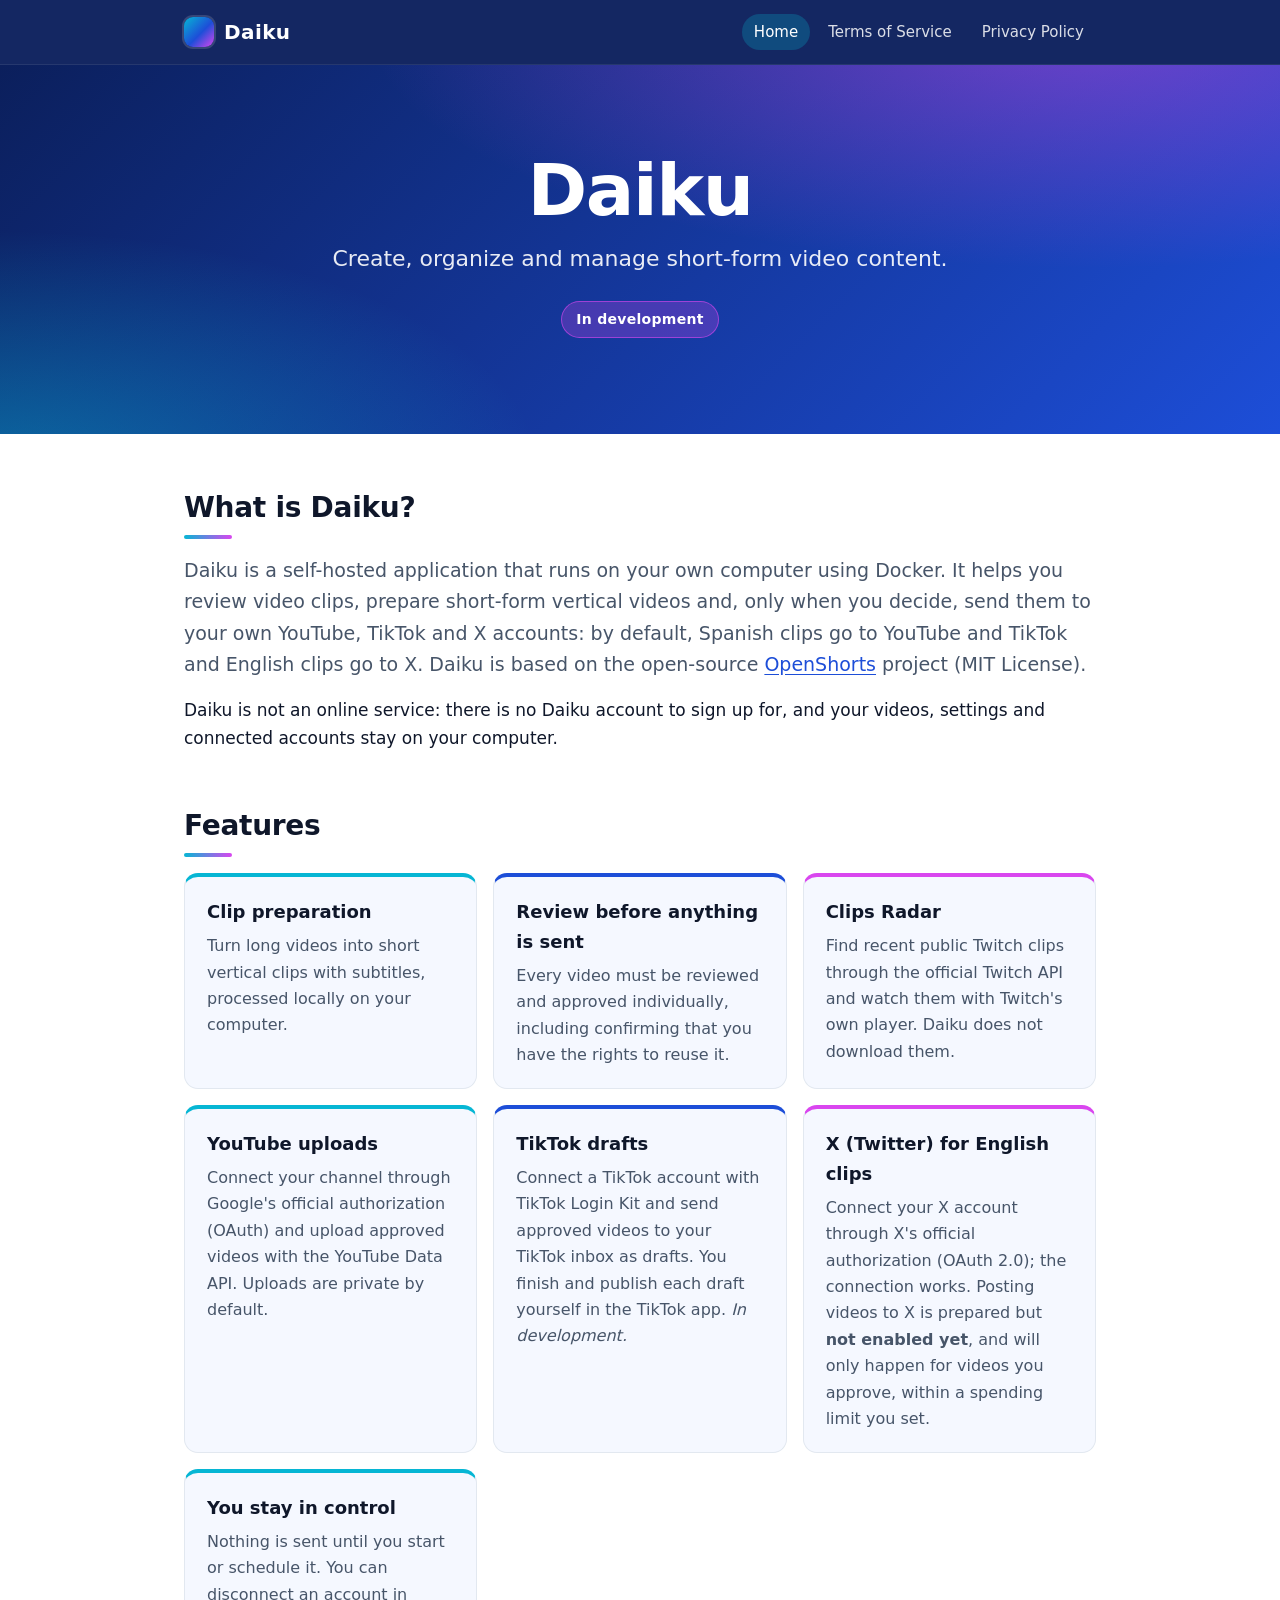
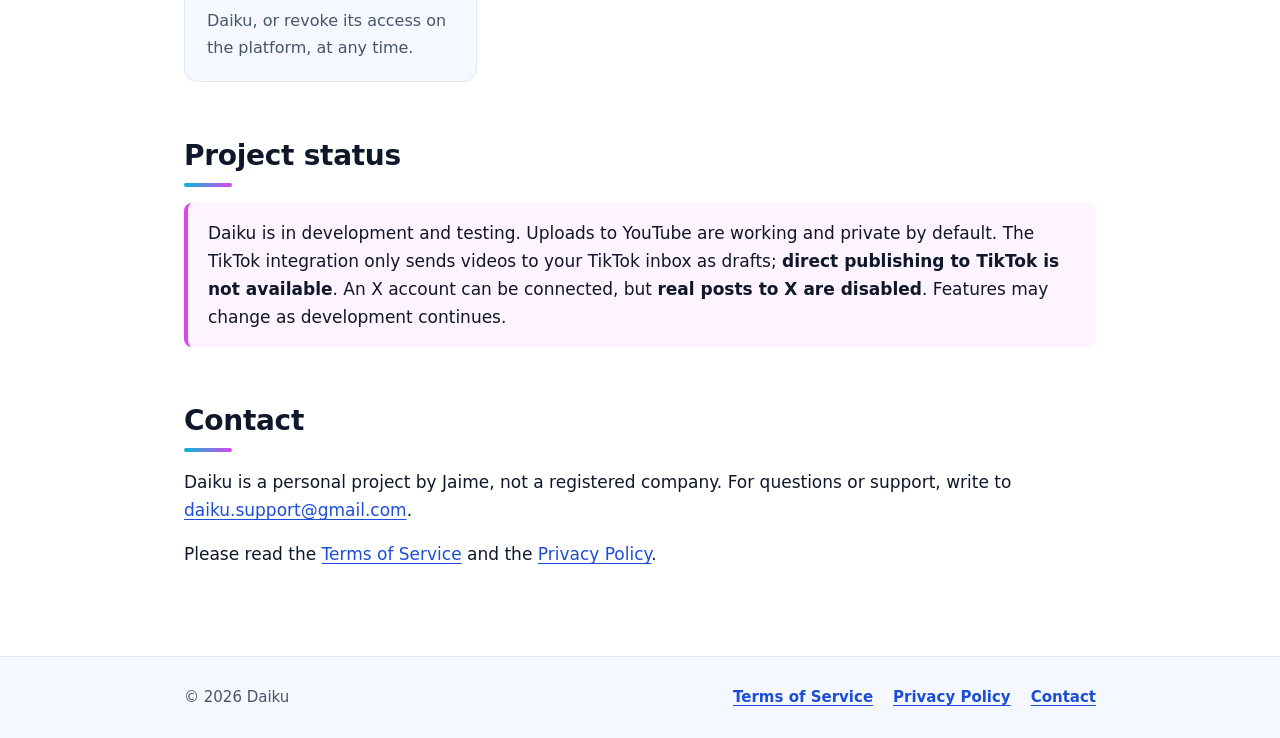
<file: index.html>
<!DOCTYPE html>
<html lang="en">
<head>
  <meta charset="utf-8">
  <meta name="viewport" content="width=device-width, initial-scale=1">
  <title>Daiku – Create, organize and manage short-form video content</title>
  <meta name="description" content="Daiku is a self-hosted application that runs on your own computer to review video clips, prepare short-form videos and send them to YouTube, TikTok and X only when you decide.">
  <link rel="icon" href="data:,">
  <link rel="stylesheet" href="assets/style.css">
</head>
<body>
  <header class="site-header">
    <div class="wrap">
      <a class="brand" href="./"><span class="brand-mark" aria-hidden="true"></span>Daiku</a>
      <nav class="nav" aria-label="Main">
        <a href="./" aria-current="page">Home</a>
        <a href="terms/">Terms of Service</a>
        <a href="privacy/">Privacy Policy</a>
      </nav>
    </div>
  </header>

  <section class="hero">
    <div class="wrap">
      <h1>Daiku</h1>
      <p>Create, organize and manage short-form video content.</p>
      <span class="badge">In development</span>
    </div>
  </section>

  <main>
    <div class="wrap">
      <section class="section">
        <h2>What is Daiku?</h2>
        <p class="lead">Daiku is a self-hosted application that runs on your own computer using Docker. It helps you review video clips, prepare short-form vertical videos and, only when you decide, send them to your own YouTube, TikTok and X accounts: by default, Spanish clips go to YouTube and TikTok and English clips go to X. Daiku is based on the open-source <a href="https://github.com/mutonby/openshorts">OpenShorts</a> project (MIT License).</p>
        <p>Daiku is not an online service: there is no Daiku account to sign up for, and your videos, settings and connected accounts stay on your computer.</p>
      </section>

      <section class="section">
        <h2>Features</h2>
        <div class="grid">
          <div class="card"><h3>Clip preparation</h3><p>Turn long videos into short vertical clips with subtitles, processed locally on your computer.</p></div>
          <div class="card"><h3>Review before anything is sent</h3><p>Every video must be reviewed and approved individually, including confirming that you have the rights to reuse it.</p></div>
          <div class="card"><h3>Clips Radar</h3><p>Find recent public Twitch clips through the official Twitch API and watch them with Twitch's own player. Daiku does not download them.</p></div>
          <div class="card"><h3>YouTube uploads</h3><p>Connect your channel through Google's official authorization (OAuth) and upload approved videos with the YouTube Data API. Uploads are private by default.</p></div>
          <div class="card"><h3>TikTok drafts</h3><p>Connect a TikTok account with TikTok Login Kit and send approved videos to your TikTok inbox as drafts. You finish and publish each draft yourself in the TikTok app. <em>In development.</em></p></div>
          <div class="card"><h3>X (Twitter) for English clips</h3><p>Connect your X account through X's official authorization (OAuth 2.0); the connection works. Posting videos to X is prepared but <strong>not enabled yet</strong>, and will only happen for videos you approve, within a spending limit you set.</p></div>
          <div class="card"><h3>You stay in control</h3><p>Nothing is sent until you start or schedule it. You can disconnect an account in Daiku, or revoke its access on the platform, at any time.</p></div>
        </div>
      </section>

      <section class="section">
        <h2>Project status</h2>
        <div class="notice">Daiku is in development and testing. Uploads to YouTube are working and private by default. The TikTok integration only sends videos to your TikTok inbox as drafts; <strong>direct publishing to TikTok is not available</strong>. An X account can be connected, but <strong>real posts to X are disabled</strong>. Features may change as development continues.</div>
      </section>

      <section class="section">
        <h2>Contact</h2>
        <p>Daiku is a personal project by Jaime, not a registered company. For questions or support, write to <a href="mailto:daiku.support@gmail.com">daiku.support@gmail.com</a>.</p>
        <p>Please read the <a href="terms/">Terms of Service</a> and the <a href="privacy/">Privacy Policy</a>.</p>
      </section>
    </div>
  </main>

  <footer class="site-footer">
    <div class="wrap">
      <span>© 2026 Daiku</span>
      <nav class="footer-links" aria-label="Legal">
        <a href="terms/">Terms of Service</a>
        <a href="privacy/">Privacy Policy</a>
        <a href="mailto:daiku.support@gmail.com">Contact</a>
      </nav>
    </div>
  </footer>
</body>
</html>
</file>
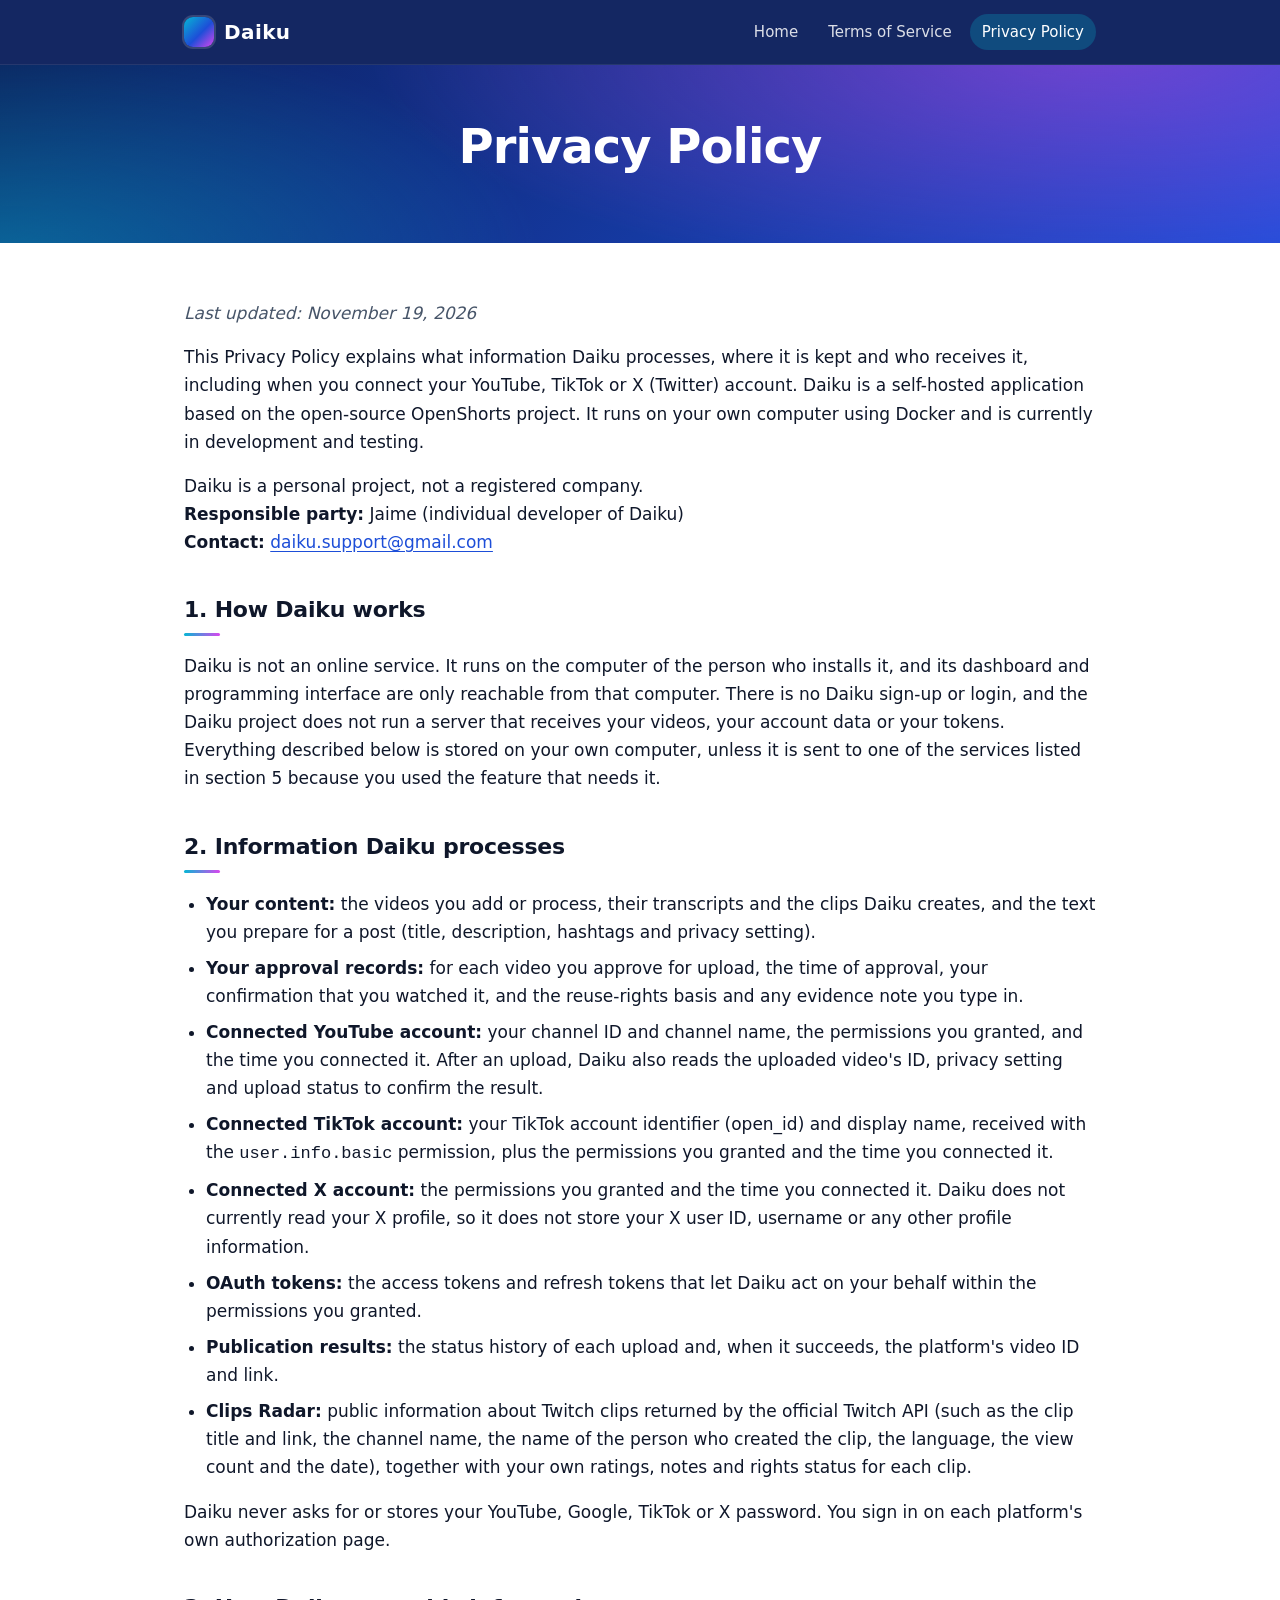
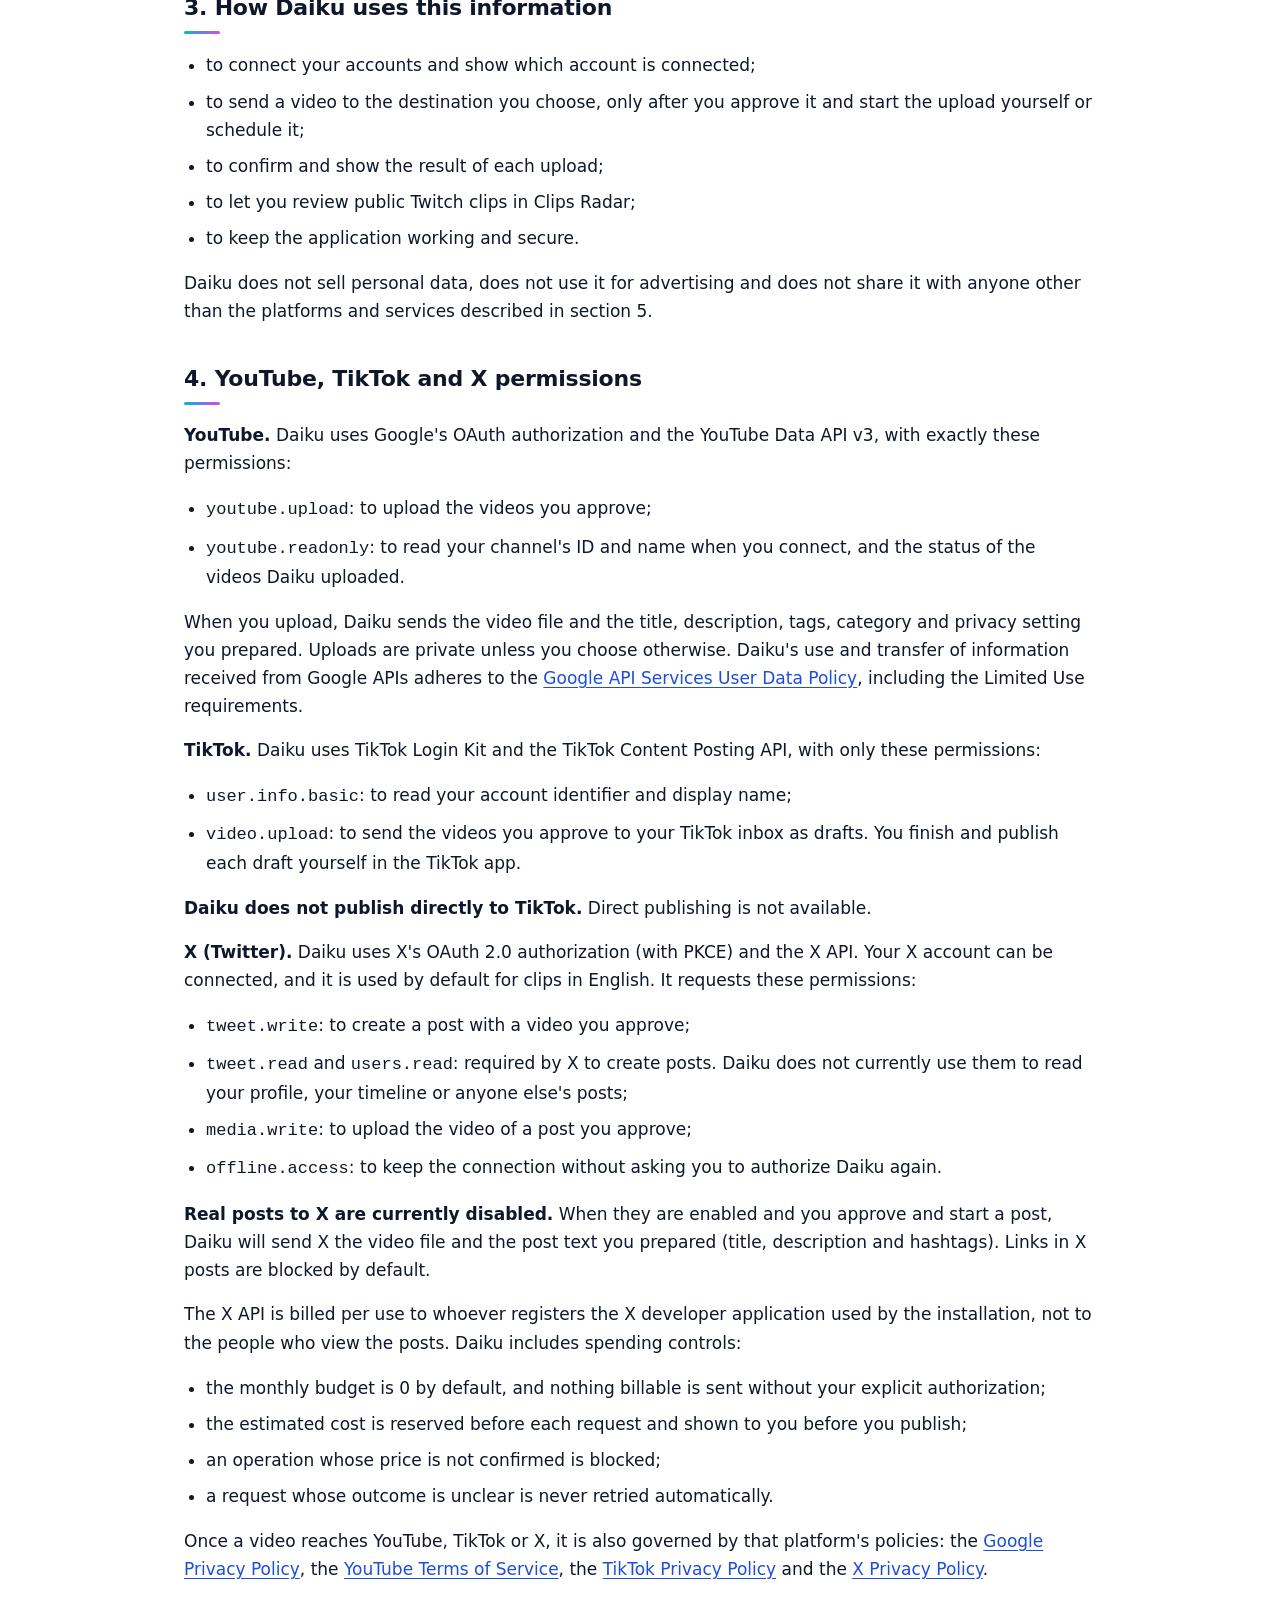
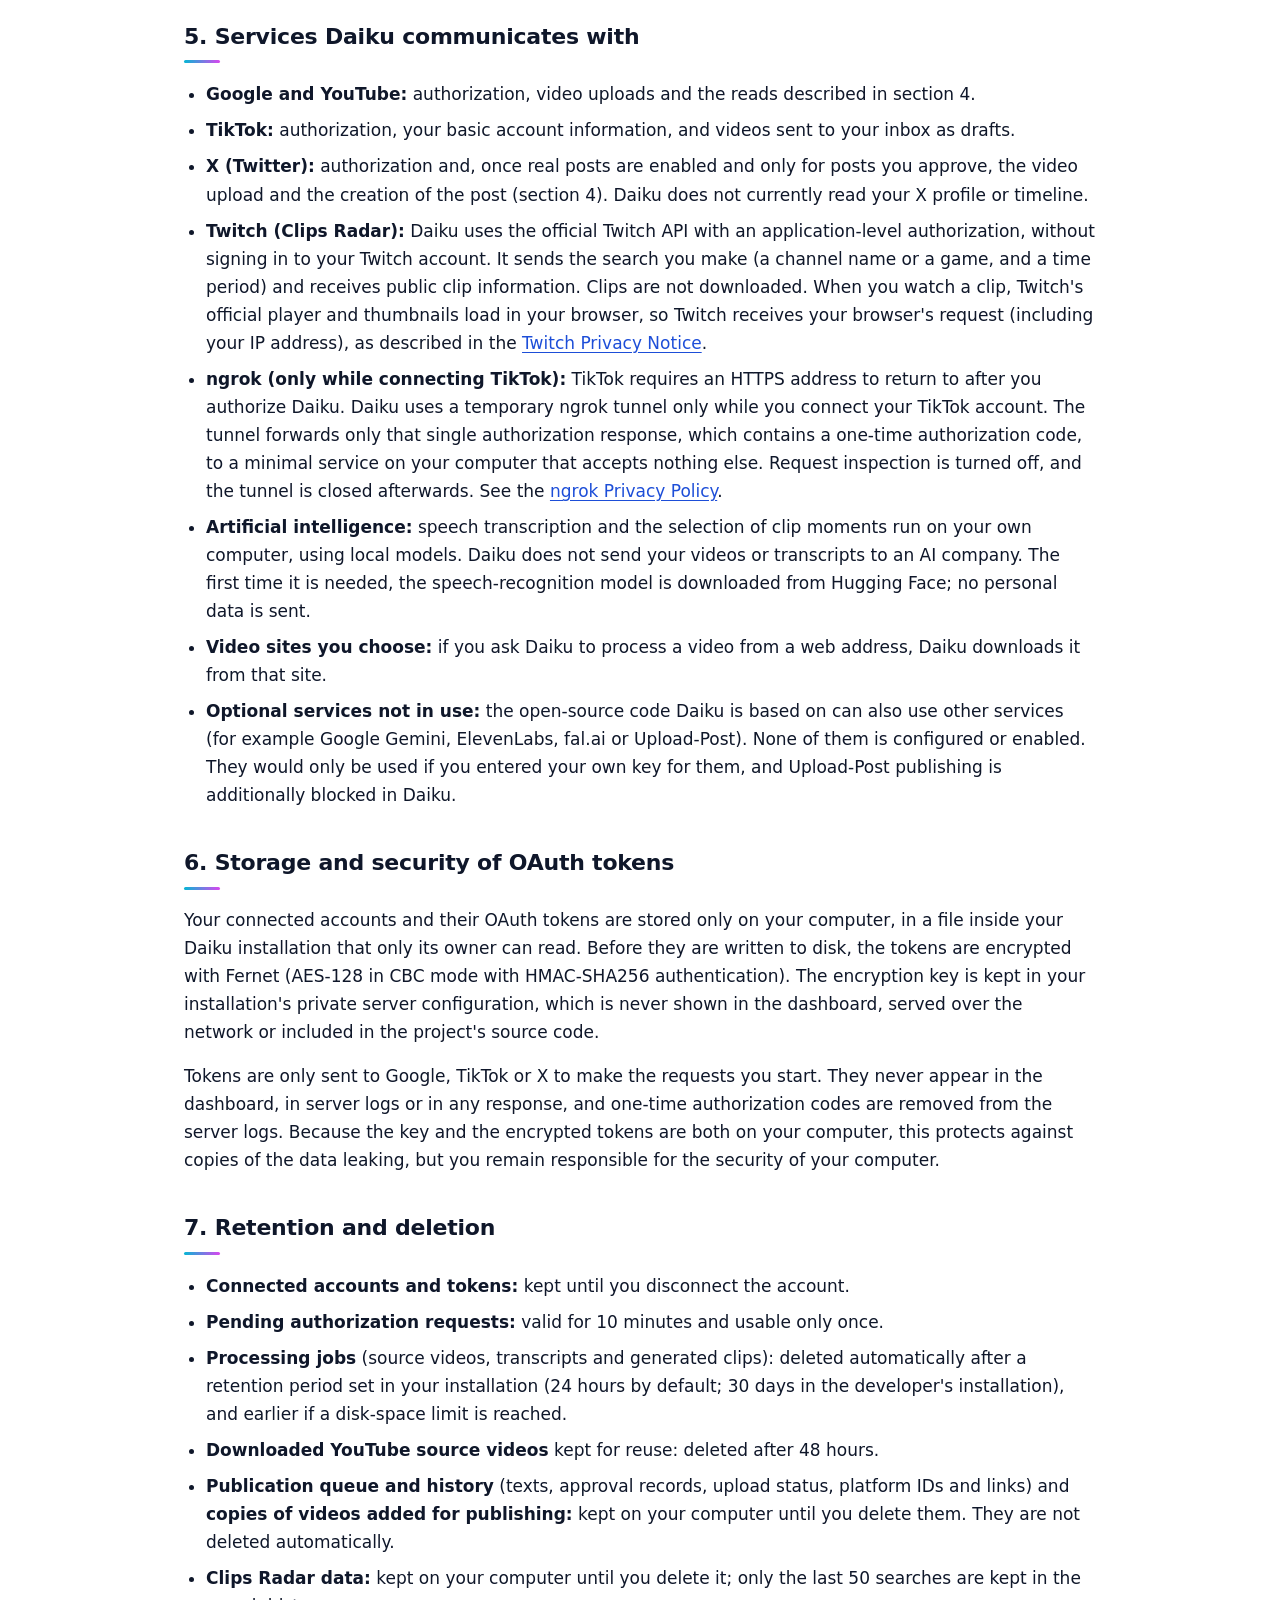
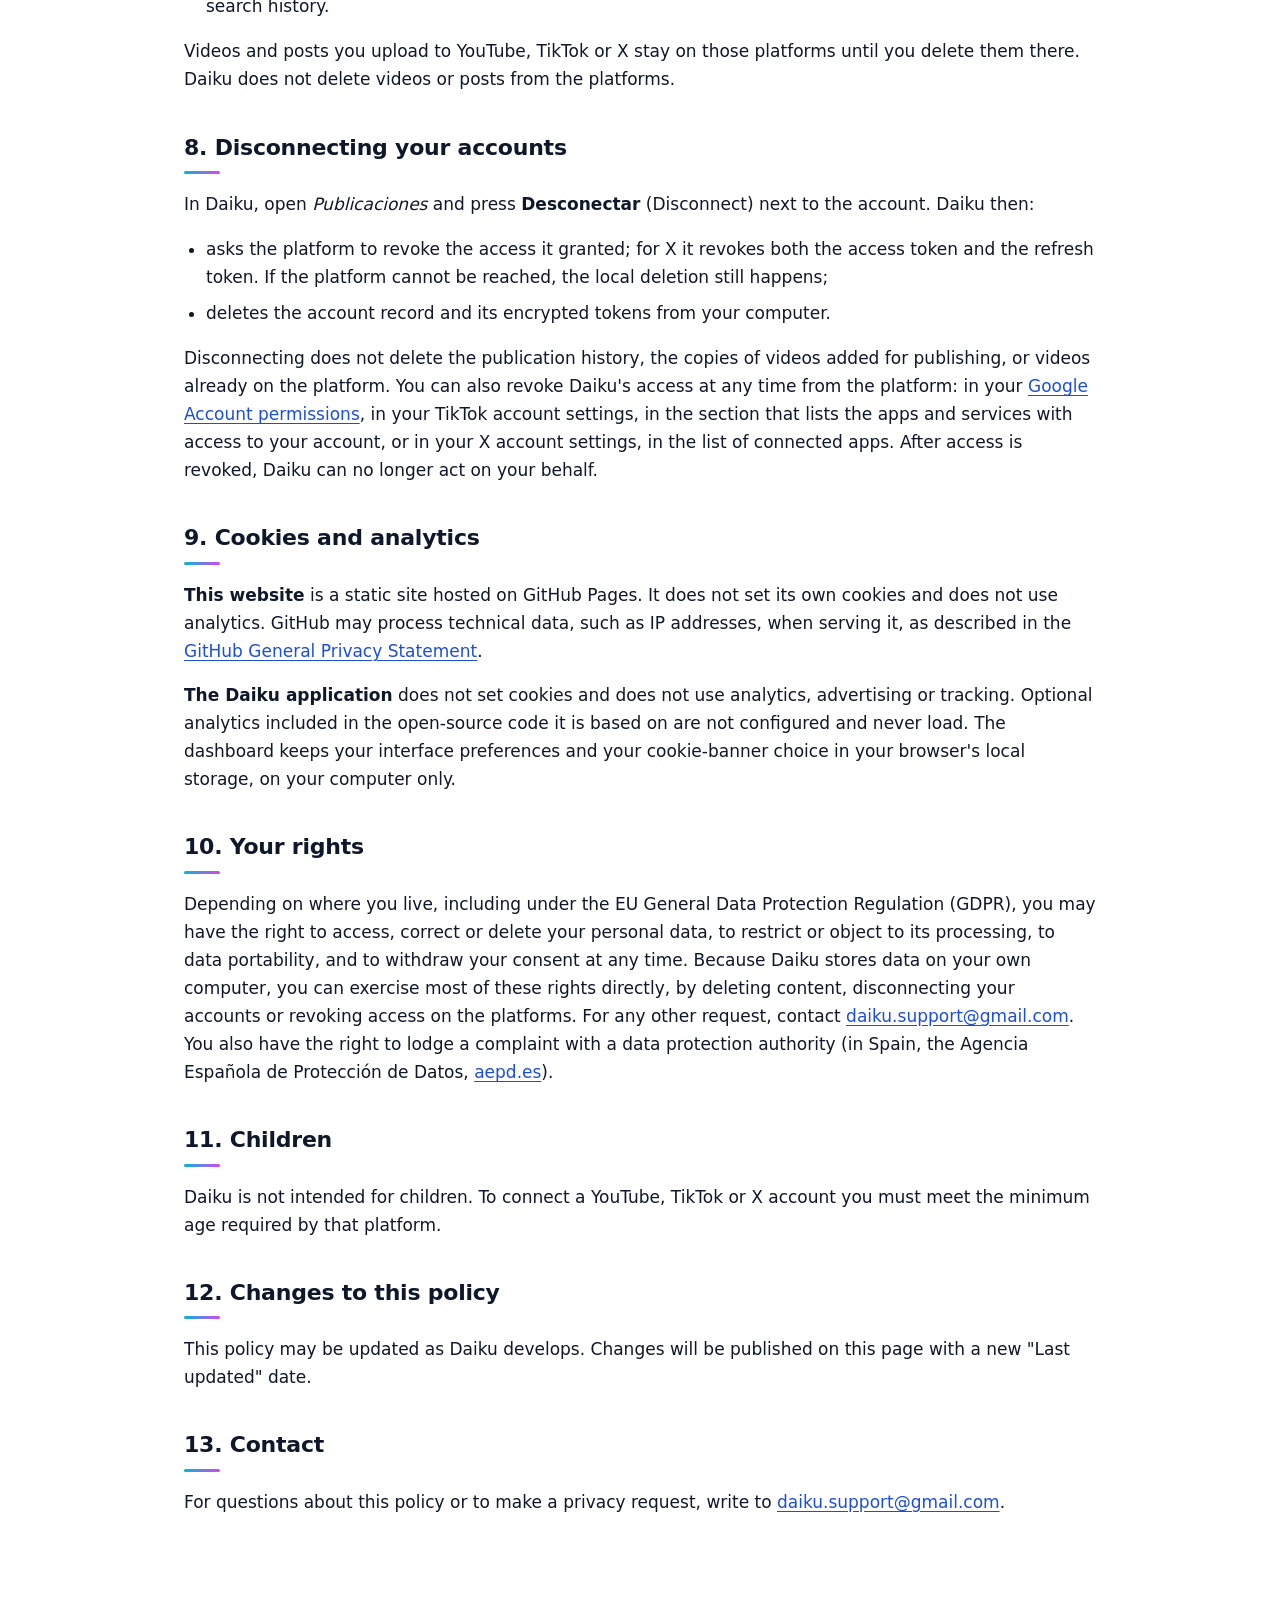
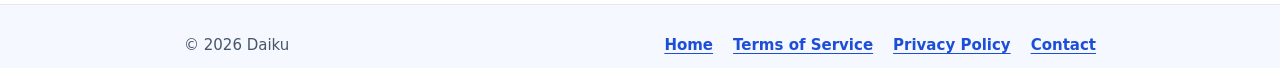
<file: privacy/index.html>
<!DOCTYPE html>
<html lang="en">
<head>
  <meta charset="utf-8">
  <meta name="viewport" content="width=device-width, initial-scale=1">
  <title>Privacy Policy – Daiku</title>
  <meta name="description" content="Privacy Policy for Daiku.">
  <link rel="icon" href="data:,">
  <link rel="stylesheet" href="../assets/style.css">
</head>
<body>
  <header class="site-header">
    <div class="wrap">
      <a class="brand" href="../"><span class="brand-mark" aria-hidden="true"></span>Daiku</a>
      <nav class="nav" aria-label="Main">
        <a href="../">Home</a>
        <a href="../terms/">Terms of Service</a>
        <a href="./" aria-current="page">Privacy Policy</a>
      </nav>
    </div>
  </header>

  <section class="hero small">
    <div class="wrap"><h1>Privacy Policy</h1></div>
  </section>

  <main class="legal">
    <div class="wrap">
      <p class="meta">Last updated: November 19, 2026</p>
      <p>This Privacy Policy explains what information Daiku processes, where it is kept and who receives it, including when you connect your YouTube, TikTok or X (Twitter) account. Daiku is a self-hosted application based on the open-source OpenShorts project. It runs on your own computer using Docker and is currently in development and testing.</p>
      <p>Daiku is a personal project, not a registered company.<br>
        <strong>Responsible party:</strong> Jaime (individual developer of Daiku)<br>
        <strong>Contact:</strong> <a href="mailto:daiku.support@gmail.com">daiku.support@gmail.com</a></p>

      <h2>1. How Daiku works</h2>
      <p>Daiku is not an online service. It runs on the computer of the person who installs it, and its dashboard and programming interface are only reachable from that computer. There is no Daiku sign-up or login, and the Daiku project does not run a server that receives your videos, your account data or your tokens. Everything described below is stored on your own computer, unless it is sent to one of the services listed in section 5 because you used the feature that needs it.</p>

      <h2>2. Information Daiku processes</h2>
      <ul>
        <li><strong>Your content:</strong> the videos you add or process, their transcripts and the clips Daiku creates, and the text you prepare for a post (title, description, hashtags and privacy setting).</li>
        <li><strong>Your approval records:</strong> for each video you approve for upload, the time of approval, your confirmation that you watched it, and the reuse-rights basis and any evidence note you type in.</li>
        <li><strong>Connected YouTube account:</strong> your channel ID and channel name, the permissions you granted, and the time you connected it. After an upload, Daiku also reads the uploaded video's ID, privacy setting and upload status to confirm the result.</li>
        <li><strong>Connected TikTok account:</strong> your TikTok account identifier (open_id) and display name, received with the <code>user.info.basic</code> permission, plus the permissions you granted and the time you connected it.</li>
        <li><strong>Connected X account:</strong> the permissions you granted and the time you connected it. Daiku does not currently read your X profile, so it does not store your X user ID, username or any other profile information.</li>
        <li><strong>OAuth tokens:</strong> the access tokens and refresh tokens that let Daiku act on your behalf within the permissions you granted.</li>
        <li><strong>Publication results:</strong> the status history of each upload and, when it succeeds, the platform's video ID and link.</li>
        <li><strong>Clips Radar:</strong> public information about Twitch clips returned by the official Twitch API (such as the clip title and link, the channel name, the name of the person who created the clip, the language, the view count and the date), together with your own ratings, notes and rights status for each clip.</li>
      </ul>
      <p>Daiku never asks for or stores your YouTube, Google, TikTok or X password. You sign in on each platform's own authorization page.</p>

      <h2>3. How Daiku uses this information</h2>
      <ul>
        <li>to connect your accounts and show which account is connected;</li>
        <li>to send a video to the destination you choose, only after you approve it and start the upload yourself or schedule it;</li>
        <li>to confirm and show the result of each upload;</li>
        <li>to let you review public Twitch clips in Clips Radar;</li>
        <li>to keep the application working and secure.</li>
      </ul>
      <p>Daiku does not sell personal data, does not use it for advertising and does not share it with anyone other than the platforms and services described in section 5.</p>

      <h2>4. YouTube, TikTok and X permissions</h2>
      <p><strong>YouTube.</strong> Daiku uses Google's OAuth authorization and the YouTube Data API v3, with exactly these permissions:</p>
      <ul>
        <li><code>youtube.upload</code>: to upload the videos you approve;</li>
        <li><code>youtube.readonly</code>: to read your channel's ID and name when you connect, and the status of the videos Daiku uploaded.</li>
      </ul>
      <p>When you upload, Daiku sends the video file and the title, description, tags, category and privacy setting you prepared. Uploads are private unless you choose otherwise. Daiku's use and transfer of information received from Google APIs adheres to the <a href="https://developers.google.com/terms/api-services-user-data-policy">Google API Services User Data Policy</a>, including the Limited Use requirements.</p>
      <p><strong>TikTok.</strong> Daiku uses TikTok Login Kit and the TikTok Content Posting API, with only these permissions:</p>
      <ul>
        <li><code>user.info.basic</code>: to read your account identifier and display name;</li>
        <li><code>video.upload</code>: to send the videos you approve to your TikTok inbox as drafts. You finish and publish each draft yourself in the TikTok app.</li>
      </ul>
      <p><strong>Daiku does not publish directly to TikTok.</strong> Direct publishing is not available.</p>
      <p><strong>X (Twitter).</strong> Daiku uses X's OAuth 2.0 authorization (with PKCE) and the X API. Your X account can be connected, and it is used by default for clips in English. It requests these permissions:</p>
      <ul>
        <li><code>tweet.write</code>: to create a post with a video you approve;</li>
        <li><code>tweet.read</code> and <code>users.read</code>: required by X to create posts. Daiku does not currently use them to read your profile, your timeline or anyone else's posts;</li>
        <li><code>media.write</code>: to upload the video of a post you approve;</li>
        <li><code>offline.access</code>: to keep the connection without asking you to authorize Daiku again.</li>
      </ul>
      <p><strong>Real posts to X are currently disabled.</strong> When they are enabled and you approve and start a post, Daiku will send X the video file and the post text you prepared (title, description and hashtags). Links in X posts are blocked by default.</p>
      <p>The X API is billed per use to whoever registers the X developer application used by the installation, not to the people who view the posts. Daiku includes spending controls:</p>
      <ul>
        <li>the monthly budget is 0 by default, and nothing billable is sent without your explicit authorization;</li>
        <li>the estimated cost is reserved before each request and shown to you before you publish;</li>
        <li>an operation whose price is not confirmed is blocked;</li>
        <li>a request whose outcome is unclear is never retried automatically.</li>
      </ul>
      <p>Once a video reaches YouTube, TikTok or X, it is also governed by that platform's policies: the <a href="https://policies.google.com/privacy">Google Privacy Policy</a>, the <a href="https://www.youtube.com/t/terms">YouTube Terms of Service</a>, the <a href="https://www.tiktok.com/legal/privacy-policy">TikTok Privacy Policy</a> and the <a href="https://x.com/en/privacy">X Privacy Policy</a>.</p>

      <h2>5. Services Daiku communicates with</h2>
      <ul>
        <li><strong>Google and YouTube:</strong> authorization, video uploads and the reads described in section 4.</li>
        <li><strong>TikTok:</strong> authorization, your basic account information, and videos sent to your inbox as drafts.</li>
        <li><strong>X (Twitter):</strong> authorization and, once real posts are enabled and only for posts you approve, the video upload and the creation of the post (section 4). Daiku does not currently read your X profile or timeline.</li>
        <li><strong>Twitch (Clips Radar):</strong> Daiku uses the official Twitch API with an application-level authorization, without signing in to your Twitch account. It sends the search you make (a channel name or a game, and a time period) and receives public clip information. Clips are not downloaded. When you watch a clip, Twitch's official player and thumbnails load in your browser, so Twitch receives your browser's request (including your IP address), as described in the <a href="https://www.twitch.tv/p/legal/privacy-notice/">Twitch Privacy Notice</a>.</li>
        <li><strong>ngrok (only while connecting TikTok):</strong> TikTok requires an HTTPS address to return to after you authorize Daiku. Daiku uses a temporary ngrok tunnel only while you connect your TikTok account. The tunnel forwards only that single authorization response, which contains a one-time authorization code, to a minimal service on your computer that accepts nothing else. Request inspection is turned off, and the tunnel is closed afterwards. See the <a href="https://ngrok.com/privacy">ngrok Privacy Policy</a>.</li>
        <li><strong>Artificial intelligence:</strong> speech transcription and the selection of clip moments run on your own computer, using local models. Daiku does not send your videos or transcripts to an AI company. The first time it is needed, the speech-recognition model is downloaded from Hugging Face; no personal data is sent.</li>
        <li><strong>Video sites you choose:</strong> if you ask Daiku to process a video from a web address, Daiku downloads it from that site.</li>
        <li><strong>Optional services not in use:</strong> the open-source code Daiku is based on can also use other services (for example Google Gemini, ElevenLabs, fal.ai or Upload-Post). None of them is configured or enabled. They would only be used if you entered your own key for them, and Upload-Post publishing is additionally blocked in Daiku.</li>
      </ul>

      <h2>6. Storage and security of OAuth tokens</h2>
      <p>Your connected accounts and their OAuth tokens are stored only on your computer, in a file inside your Daiku installation that only its owner can read. Before they are written to disk, the tokens are encrypted with Fernet (AES-128 in CBC mode with HMAC-SHA256 authentication). The encryption key is kept in your installation's private server configuration, which is never shown in the dashboard, served over the network or included in the project's source code.</p>
      <p>Tokens are only sent to Google, TikTok or X to make the requests you start. They never appear in the dashboard, in server logs or in any response, and one-time authorization codes are removed from the server logs. Because the key and the encrypted tokens are both on your computer, this protects against copies of the data leaking, but you remain responsible for the security of your computer.</p>

      <h2>7. Retention and deletion</h2>
      <ul>
        <li><strong>Connected accounts and tokens:</strong> kept until you disconnect the account.</li>
        <li><strong>Pending authorization requests:</strong> valid for 10 minutes and usable only once.</li>
        <li><strong>Processing jobs</strong> (source videos, transcripts and generated clips): deleted automatically after a retention period set in your installation (24 hours by default; 30 days in the developer's installation), and earlier if a disk-space limit is reached.</li>
        <li><strong>Downloaded YouTube source videos</strong> kept for reuse: deleted after 48 hours.</li>
        <li><strong>Publication queue and history</strong> (texts, approval records, upload status, platform IDs and links) and <strong>copies of videos added for publishing:</strong> kept on your computer until you delete them. They are not deleted automatically.</li>
        <li><strong>Clips Radar data:</strong> kept on your computer until you delete it; only the last 50 searches are kept in the search history.</li>
      </ul>
      <p>Videos and posts you upload to YouTube, TikTok or X stay on those platforms until you delete them there. Daiku does not delete videos or posts from the platforms.</p>

      <h2>8. Disconnecting your accounts</h2>
      <p>In Daiku, open <em>Publicaciones</em> and press <strong>Desconectar</strong> (Disconnect) next to the account. Daiku then:</p>
      <ul>
        <li>asks the platform to revoke the access it granted; for X it revokes both the access token and the refresh token. If the platform cannot be reached, the local deletion still happens;</li>
        <li>deletes the account record and its encrypted tokens from your computer.</li>
      </ul>
      <p>Disconnecting does not delete the publication history, the copies of videos added for publishing, or videos already on the platform. You can also revoke Daiku's access at any time from the platform: in your <a href="https://myaccount.google.com/permissions">Google Account permissions</a>, in your TikTok account settings, in the section that lists the apps and services with access to your account, or in your X account settings, in the list of connected apps. After access is revoked, Daiku can no longer act on your behalf.</p>

      <h2>9. Cookies and analytics</h2>
      <p><strong>This website</strong> is a static site hosted on GitHub Pages. It does not set its own cookies and does not use analytics. GitHub may process technical data, such as IP addresses, when serving it, as described in the <a href="https://docs.github.com/en/site-policy/privacy-policies/github-general-privacy-statement">GitHub General Privacy Statement</a>.</p>
      <p><strong>The Daiku application</strong> does not set cookies and does not use analytics, advertising or tracking. Optional analytics included in the open-source code it is based on are not configured and never load. The dashboard keeps your interface preferences and your cookie-banner choice in your browser's local storage, on your computer only.</p>

      <h2>10. Your rights</h2>
      <p>Depending on where you live, including under the EU General Data Protection Regulation (GDPR), you may have the right to access, correct or delete your personal data, to restrict or object to its processing, to data portability, and to withdraw your consent at any time. Because Daiku stores data on your own computer, you can exercise most of these rights directly, by deleting content, disconnecting your accounts or revoking access on the platforms. For any other request, contact <a href="mailto:daiku.support@gmail.com">daiku.support@gmail.com</a>. You also have the right to lodge a complaint with a data protection authority (in Spain, the Agencia Española de Protección de Datos, <a href="https://www.aepd.es">aepd.es</a>).</p>

      <h2>11. Children</h2>
      <p>Daiku is not intended for children. To connect a YouTube, TikTok or X account you must meet the minimum age required by that platform.</p>

      <h2>12. Changes to this policy</h2>
      <p>This policy may be updated as Daiku develops. Changes will be published on this page with a new "Last updated" date.</p>

      <h2>13. Contact</h2>
      <p>For questions about this policy or to make a privacy request, write to <a href="mailto:daiku.support@gmail.com">daiku.support@gmail.com</a>.</p>
    </div>
  </main>

  <footer class="site-footer">
    <div class="wrap">
      <span>© 2026 Daiku</span>
      <nav class="footer-links" aria-label="Legal">
        <a href="../">Home</a>
        <a href="../terms/">Terms of Service</a>
        <a href="./">Privacy Policy</a>
        <a href="mailto:daiku.support@gmail.com">Contact</a>
      </nav>
    </div>
  </footer>
</body>
</html>
</file>
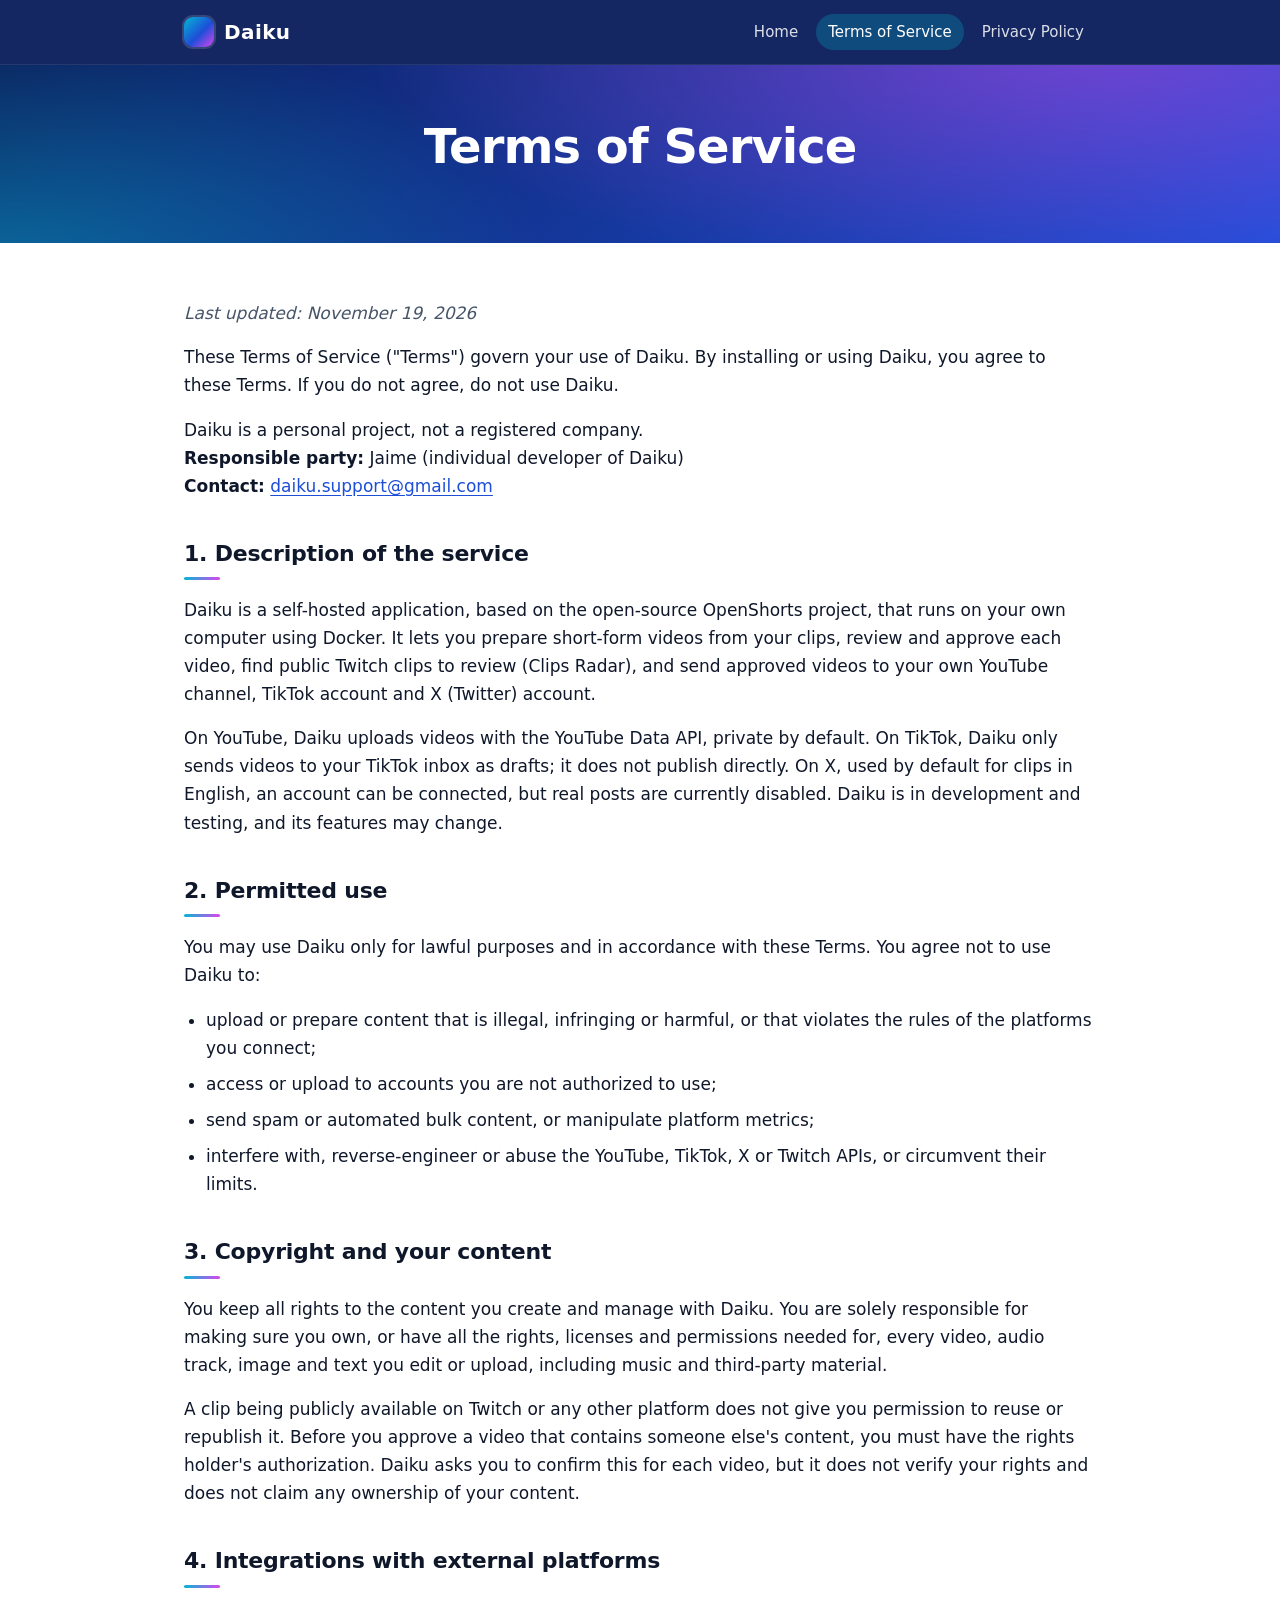
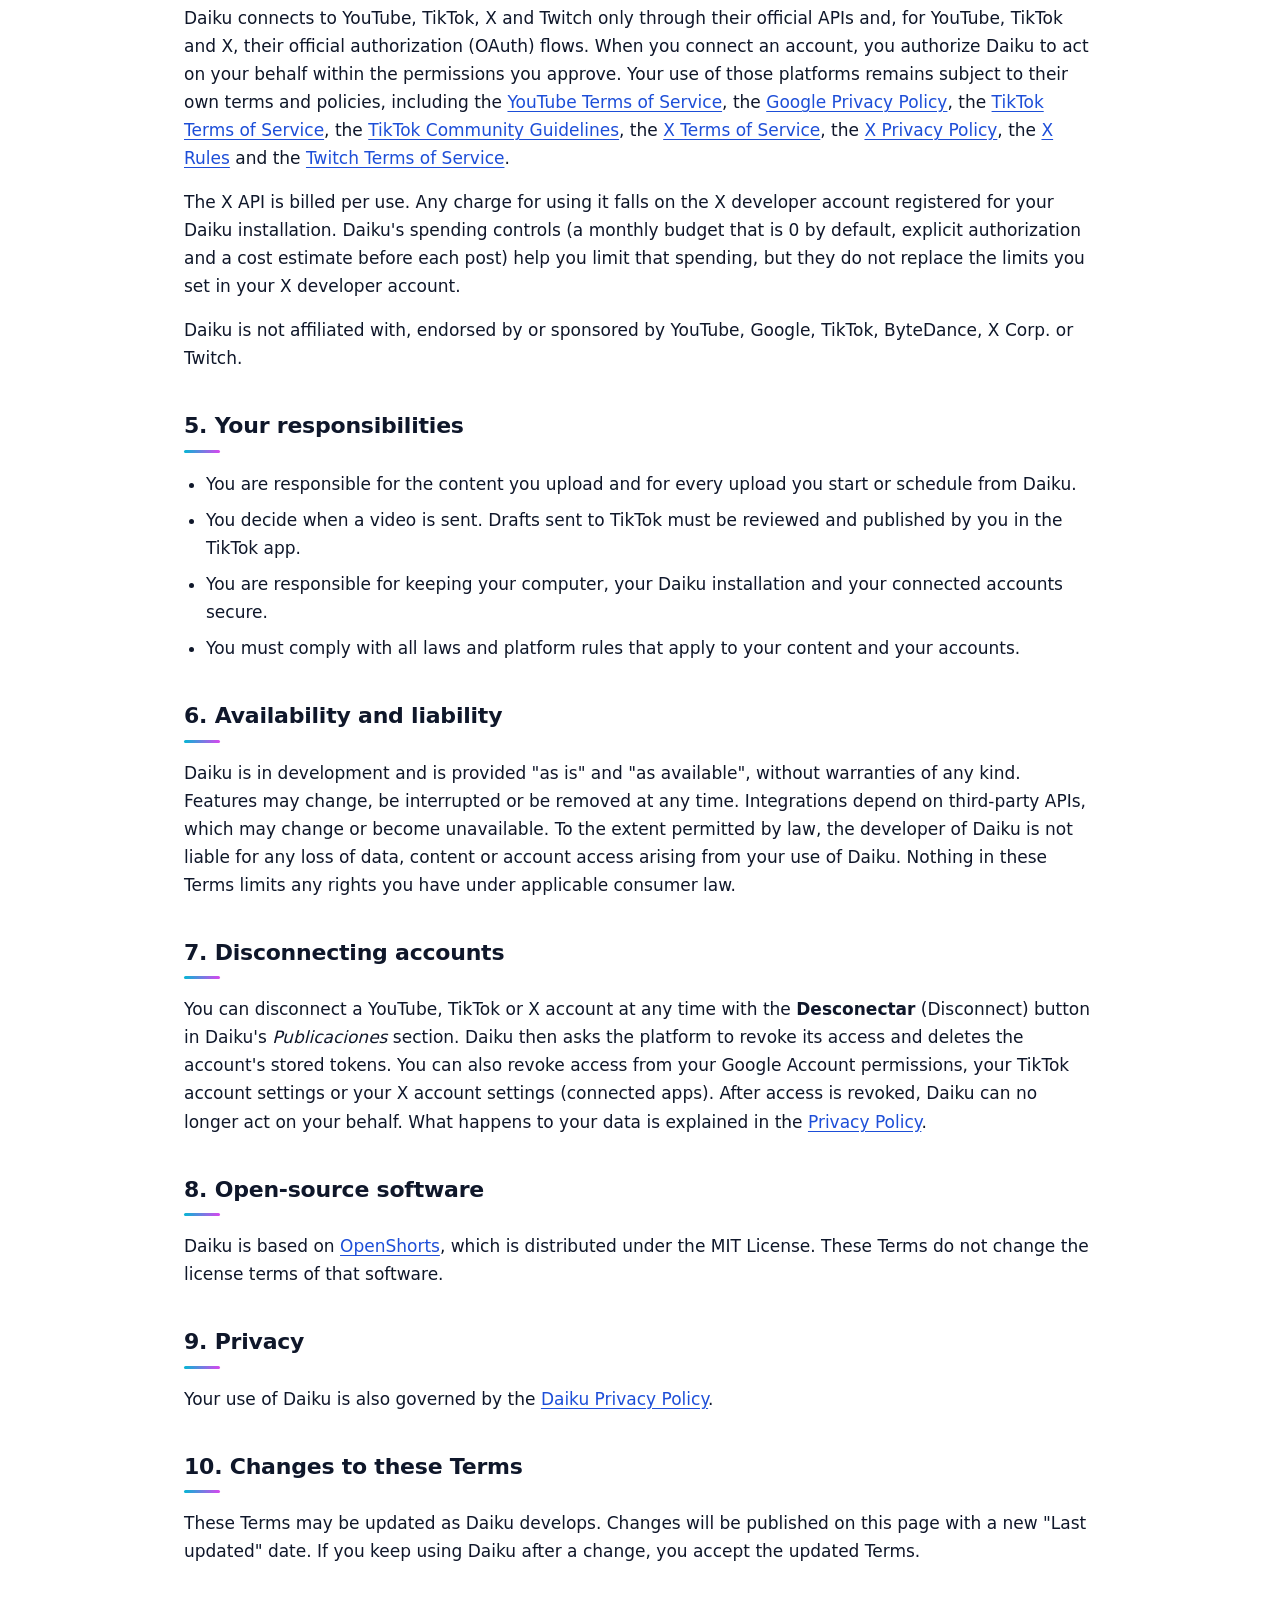
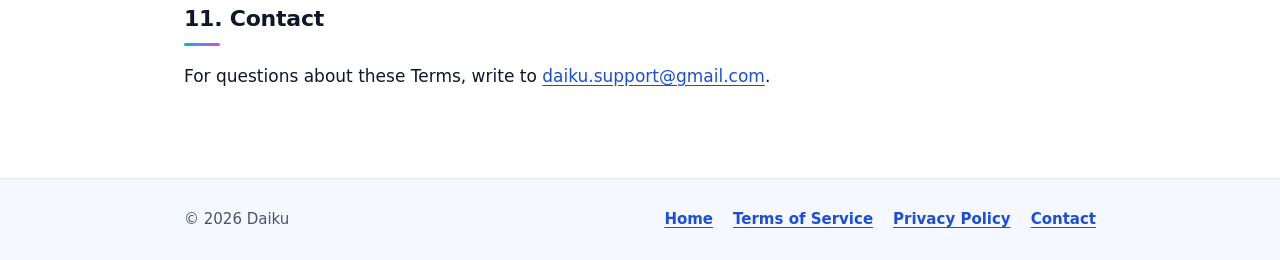
<file: terms/index.html>
<!DOCTYPE html>
<html lang="en">
<head>
  <meta charset="utf-8">
  <meta name="viewport" content="width=device-width, initial-scale=1">
  <title>Terms of Service – Daiku</title>
  <meta name="description" content="Terms of Service for Daiku.">
  <link rel="icon" href="data:,">
  <link rel="stylesheet" href="../assets/style.css">
</head>
<body>
  <header class="site-header">
    <div class="wrap">
      <a class="brand" href="../"><span class="brand-mark" aria-hidden="true"></span>Daiku</a>
      <nav class="nav" aria-label="Main">
        <a href="../">Home</a>
        <a href="./" aria-current="page">Terms of Service</a>
        <a href="../privacy/">Privacy Policy</a>
      </nav>
    </div>
  </header>

  <section class="hero small">
    <div class="wrap"><h1>Terms of Service</h1></div>
  </section>

  <main class="legal">
    <div class="wrap">
      <p class="meta">Last updated: November 19, 2026</p>
      <p>These Terms of Service ("Terms") govern your use of Daiku. By installing or using Daiku, you agree to these Terms. If you do not agree, do not use Daiku.</p>
      <p>Daiku is a personal project, not a registered company.<br>
        <strong>Responsible party:</strong> Jaime (individual developer of Daiku)<br>
        <strong>Contact:</strong> <a href="mailto:daiku.support@gmail.com">daiku.support@gmail.com</a></p>

      <h2>1. Description of the service</h2>
      <p>Daiku is a self-hosted application, based on the open-source OpenShorts project, that runs on your own computer using Docker. It lets you prepare short-form videos from your clips, review and approve each video, find public Twitch clips to review (Clips Radar), and send approved videos to your own YouTube channel, TikTok account and X (Twitter) account.</p>
      <p>On YouTube, Daiku uploads videos with the YouTube Data API, private by default. On TikTok, Daiku only sends videos to your TikTok inbox as drafts; it does not publish directly. On X, used by default for clips in English, an account can be connected, but real posts are currently disabled. Daiku is in development and testing, and its features may change.</p>

      <h2>2. Permitted use</h2>
      <p>You may use Daiku only for lawful purposes and in accordance with these Terms. You agree not to use Daiku to:</p>
      <ul>
        <li>upload or prepare content that is illegal, infringing or harmful, or that violates the rules of the platforms you connect;</li>
        <li>access or upload to accounts you are not authorized to use;</li>
        <li>send spam or automated bulk content, or manipulate platform metrics;</li>
        <li>interfere with, reverse-engineer or abuse the YouTube, TikTok, X or Twitch APIs, or circumvent their limits.</li>
      </ul>

      <h2>3. Copyright and your content</h2>
      <p>You keep all rights to the content you create and manage with Daiku. You are solely responsible for making sure you own, or have all the rights, licenses and permissions needed for, every video, audio track, image and text you edit or upload, including music and third-party material.</p>
      <p>A clip being publicly available on Twitch or any other platform does not give you permission to reuse or republish it. Before you approve a video that contains someone else's content, you must have the rights holder's authorization. Daiku asks you to confirm this for each video, but it does not verify your rights and does not claim any ownership of your content.</p>

      <h2>4. Integrations with external platforms</h2>
      <p>Daiku connects to YouTube, TikTok, X and Twitch only through their official APIs and, for YouTube, TikTok and X, their official authorization (OAuth) flows. When you connect an account, you authorize Daiku to act on your behalf within the permissions you approve. Your use of those platforms remains subject to their own terms and policies, including the <a href="https://www.youtube.com/t/terms">YouTube Terms of Service</a>, the <a href="https://policies.google.com/privacy">Google Privacy Policy</a>, the <a href="https://www.tiktok.com/legal/terms-of-service">TikTok Terms of Service</a>, the <a href="https://www.tiktok.com/community-guidelines">TikTok Community Guidelines</a>, the <a href="https://x.com/en/tos">X Terms of Service</a>, the <a href="https://x.com/en/privacy">X Privacy Policy</a>, the <a href="https://help.x.com/en/rules-and-policies/x-rules">X Rules</a> and the <a href="https://www.twitch.tv/p/legal/terms-of-service/">Twitch Terms of Service</a>.</p>
      <p>The X API is billed per use. Any charge for using it falls on the X developer account registered for your Daiku installation. Daiku's spending controls (a monthly budget that is 0 by default, explicit authorization and a cost estimate before each post) help you limit that spending, but they do not replace the limits you set in your X developer account.</p>
      <p>Daiku is not affiliated with, endorsed by or sponsored by YouTube, Google, TikTok, ByteDance, X Corp. or Twitch.</p>

      <h2>5. Your responsibilities</h2>
      <ul>
        <li>You are responsible for the content you upload and for every upload you start or schedule from Daiku.</li>
        <li>You decide when a video is sent. Drafts sent to TikTok must be reviewed and published by you in the TikTok app.</li>
        <li>You are responsible for keeping your computer, your Daiku installation and your connected accounts secure.</li>
        <li>You must comply with all laws and platform rules that apply to your content and your accounts.</li>
      </ul>

      <h2>6. Availability and liability</h2>
      <p>Daiku is in development and is provided "as is" and "as available", without warranties of any kind. Features may change, be interrupted or be removed at any time. Integrations depend on third-party APIs, which may change or become unavailable. To the extent permitted by law, the developer of Daiku is not liable for any loss of data, content or account access arising from your use of Daiku. Nothing in these Terms limits any rights you have under applicable consumer law.</p>

      <h2>7. Disconnecting accounts</h2>
      <p>You can disconnect a YouTube, TikTok or X account at any time with the <strong>Desconectar</strong> (Disconnect) button in Daiku's <em>Publicaciones</em> section. Daiku then asks the platform to revoke its access and deletes the account's stored tokens. You can also revoke access from your Google Account permissions, your TikTok account settings or your X account settings (connected apps). After access is revoked, Daiku can no longer act on your behalf. What happens to your data is explained in the <a href="../privacy/">Privacy Policy</a>.</p>

      <h2>8. Open-source software</h2>
      <p>Daiku is based on <a href="https://github.com/mutonby/openshorts">OpenShorts</a>, which is distributed under the MIT License. These Terms do not change the license terms of that software.</p>

      <h2>9. Privacy</h2>
      <p>Your use of Daiku is also governed by the <a href="../privacy/">Daiku Privacy Policy</a>.</p>

      <h2>10. Changes to these Terms</h2>
      <p>These Terms may be updated as Daiku develops. Changes will be published on this page with a new "Last updated" date. If you keep using Daiku after a change, you accept the updated Terms.</p>

      <h2>11. Contact</h2>
      <p>For questions about these Terms, write to <a href="mailto:daiku.support@gmail.com">daiku.support@gmail.com</a>.</p>
    </div>
  </main>

  <footer class="site-footer">
    <div class="wrap">
      <span>© 2026 Daiku</span>
      <nav class="footer-links" aria-label="Legal">
        <a href="../">Home</a>
        <a href="./">Terms of Service</a>
        <a href="../privacy/">Privacy Policy</a>
        <a href="mailto:daiku.support@gmail.com">Contact</a>
      </nav>
    </div>
  </footer>
</body>
</html>
</file>
<file: assets/style.css>
:root {
  --blue: #1d4ed8;
  --blue-dark: #0b1f5c;
  --cyan: #06b6d4;
  --magenta: #d946ef;
  --white: #ffffff;
  --ink: #0f172a;
  --muted: #475569;
  --line: #e2e8f0;
  --soft: #f5f8ff;
  --radius: 14px;
  --max: 960px;
}

* { box-sizing: border-box; }

html { -webkit-text-size-adjust: 100%; }

body {
  margin: 0;
  font-family: "Inter", system-ui, -apple-system, "Segoe UI", Roboto, Helvetica, Arial, sans-serif;
  font-size: 17px;
  line-height: 1.65;
  color: var(--ink);
  background: var(--white);
}

a { color: var(--blue); text-underline-offset: 3px; }
a:hover { color: var(--magenta); }
a:focus-visible { outline: 3px solid var(--cyan); outline-offset: 2px; border-radius: 4px; }

.wrap { width: 100%; max-width: var(--max); margin: 0 auto; padding: 0 24px; }

/* Header */
.site-header {
  position: sticky; top: 0; z-index: 10;
  background: rgba(11, 31, 92, 0.96);
  backdrop-filter: blur(8px);
  border-bottom: 1px solid rgba(255,255,255,0.08);
}
.site-header .wrap {
  display: flex; align-items: center; justify-content: space-between;
  gap: 16px; min-height: 64px; flex-wrap: wrap;
}
.brand {
  display: inline-flex; align-items: center; gap: 10px;
  color: var(--white); text-decoration: none; font-weight: 800; font-size: 20px; letter-spacing: 0.02em;
}
.brand:hover { color: var(--white); }
.brand-mark {
  width: 30px; height: 30px; border-radius: 9px;
  background: linear-gradient(135deg, var(--cyan), var(--blue) 55%, var(--magenta));
  box-shadow: 0 0 0 2px rgba(255,255,255,0.15);
}
.nav { display: flex; flex-wrap: wrap; gap: 4px 6px; }
.nav a {
  color: rgba(255,255,255,0.85); text-decoration: none; font-size: 15px; font-weight: 500;
  padding: 6px 12px; border-radius: 999px;
}
.nav a:hover { color: var(--white); background: rgba(255,255,255,0.1); }
.nav a[aria-current="page"] { color: var(--white); background: rgba(6,182,212,0.25); }

/* Hero */
.hero {
  position: relative; overflow: hidden; color: var(--white); text-align: center;
  background:
    radial-gradient(1200px 400px at 85% -10%, rgba(217,70,239,0.45), transparent 60%),
    radial-gradient(900px 400px at 0% 110%, rgba(6,182,212,0.45), transparent 60%),
    linear-gradient(135deg, var(--blue-dark), var(--blue));
  padding: 88px 0 96px;
}
.hero.small { padding: 56px 0 60px; }
.hero h1 { margin: 0 0 12px; font-size: clamp(40px, 8vw, 72px); line-height: 1.05; letter-spacing: -0.02em; }
.hero.small h1 { font-size: clamp(32px, 6vw, 48px); }
.hero p { margin: 0 auto; max-width: 620px; font-size: clamp(18px, 2.6vw, 22px); color: rgba(255,255,255,0.9); }
.badge {
  display: inline-block; margin-top: 24px; padding: 6px 14px; border-radius: 999px;
  font-size: 14px; font-weight: 600; letter-spacing: 0.02em;
  color: var(--white); background: rgba(217,70,239,0.25); border: 1px solid rgba(217,70,239,0.6);
}

/* Content */
main { padding: 56px 0 72px; }
.section + .section { margin-top: 56px; }
h2 { font-size: 28px; line-height: 1.25; margin: 0 0 16px; letter-spacing: -0.01em; }
h2::after {
  content: ""; display: block; width: 48px; height: 4px; margin-top: 10px; border-radius: 4px;
  background: linear-gradient(90deg, var(--cyan), var(--magenta));
}
.legal h2 { font-size: 22px; margin-top: 40px; }
.legal h2::after { width: 36px; height: 3px; }
p { margin: 0 0 16px; }
.lead { font-size: 19px; color: var(--muted); }
.meta { color: var(--muted); font-style: italic; }

.grid {
  display: grid; gap: 16px;
  grid-template-columns: repeat(auto-fit, minmax(260px, 1fr));
}
.card {
  border: 1px solid var(--line); border-radius: var(--radius); padding: 20px 22px;
  background: var(--soft);
  border-top: 4px solid var(--cyan);
}
.card:nth-child(3n+2) { border-top-color: var(--blue); }
.card:nth-child(3n) { border-top-color: var(--magenta); }
.card h3 { margin: 0 0 6px; font-size: 18px; }
.card p { margin: 0; color: var(--muted); font-size: 16px; }

.notice {
  border-left: 4px solid var(--magenta); background: #fdf4ff; border-radius: 8px;
  padding: 16px 20px; margin: 0 0 16px;
}
.legal ul { padding-left: 22px; }
.legal li { margin-bottom: 8px; }
.pending { background: #fef3c7; color: #7c2d12; font-weight: 700; padding: 0 4px; border-radius: 4px; }

/* Footer */
.site-footer { border-top: 1px solid var(--line); background: var(--soft); padding: 28px 0; font-size: 15px; color: var(--muted); }
.site-footer .wrap { display: flex; flex-wrap: wrap; gap: 12px 24px; align-items: center; justify-content: space-between; }
.footer-links { display: flex; flex-wrap: wrap; gap: 8px 20px; }
.footer-links a { font-weight: 600; }

@media (max-width: 600px) {
  body { font-size: 16px; }
  .site-header .wrap { padding-top: 10px; padding-bottom: 10px; }
  .nav a { padding: 6px 10px; font-size: 14px; }
  .hero { padding: 64px 0 72px; }
  main { padding: 40px 0 56px; }
}
</file>
